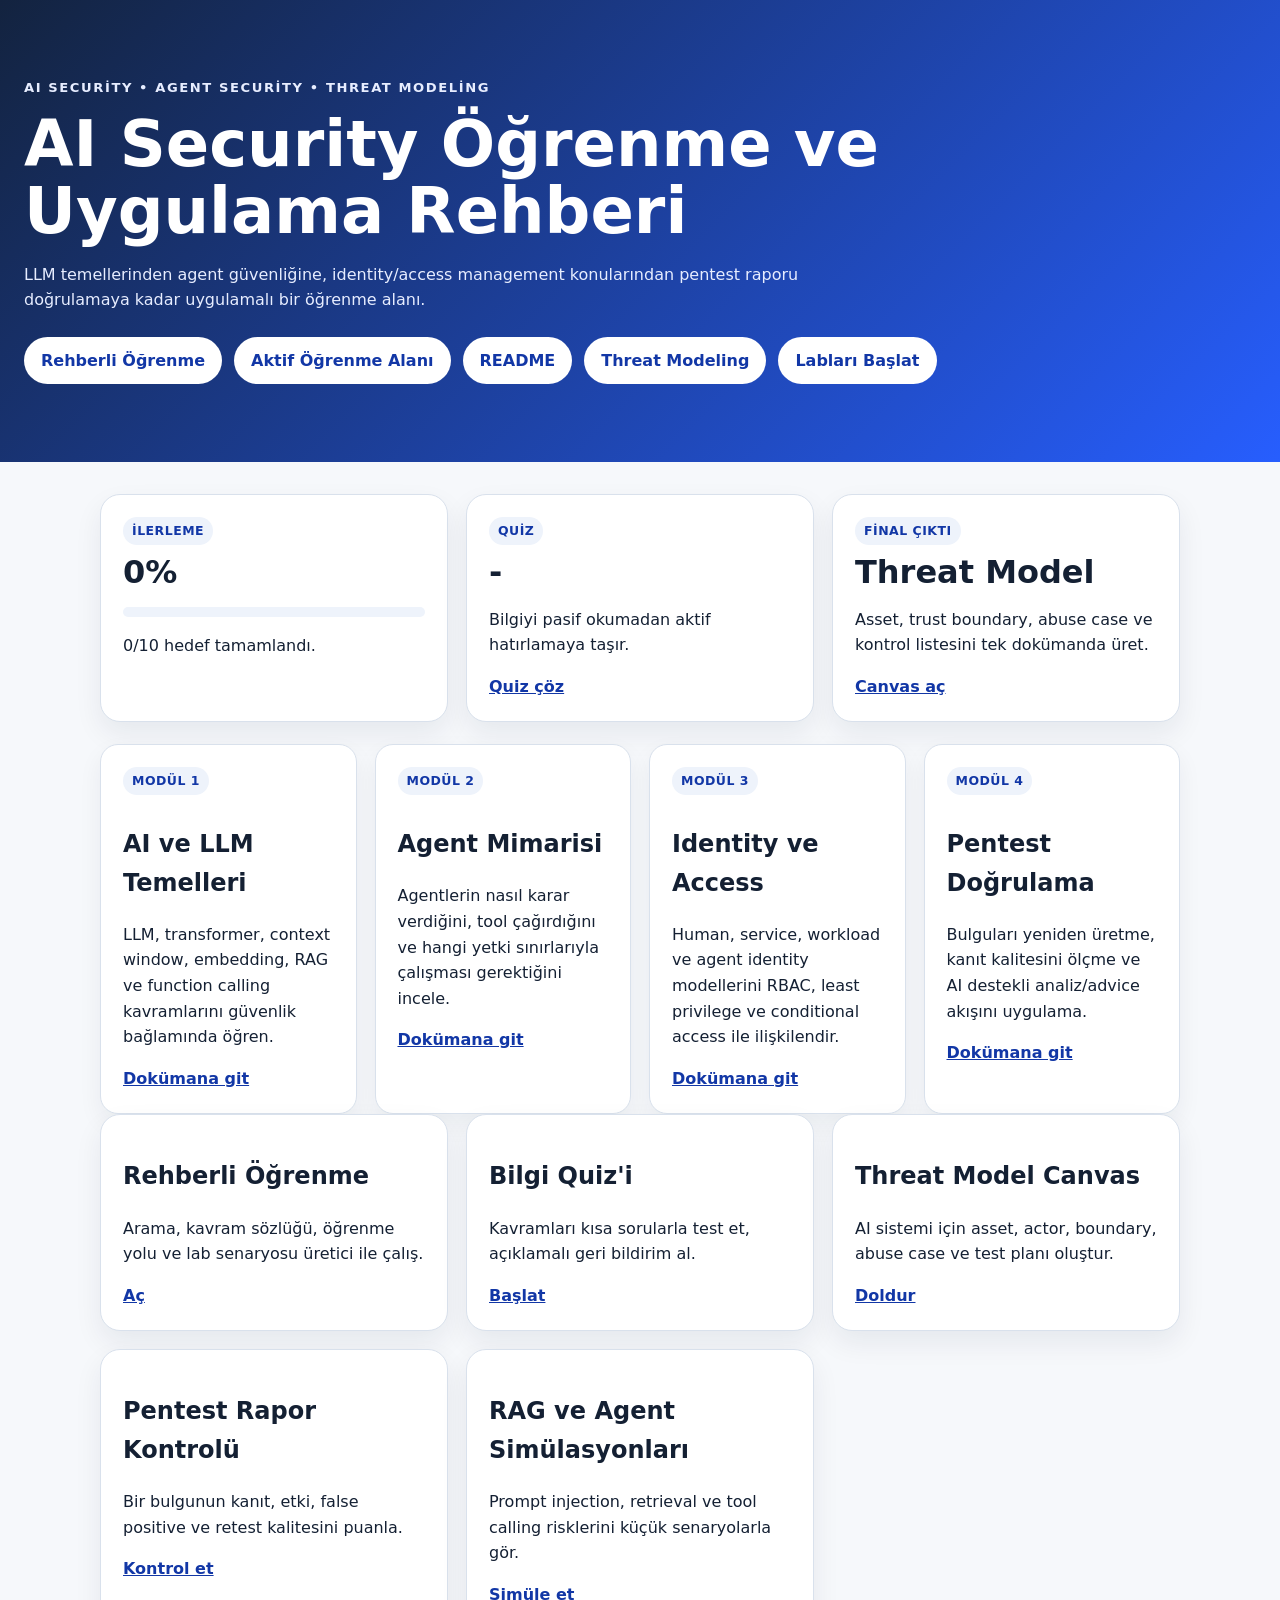
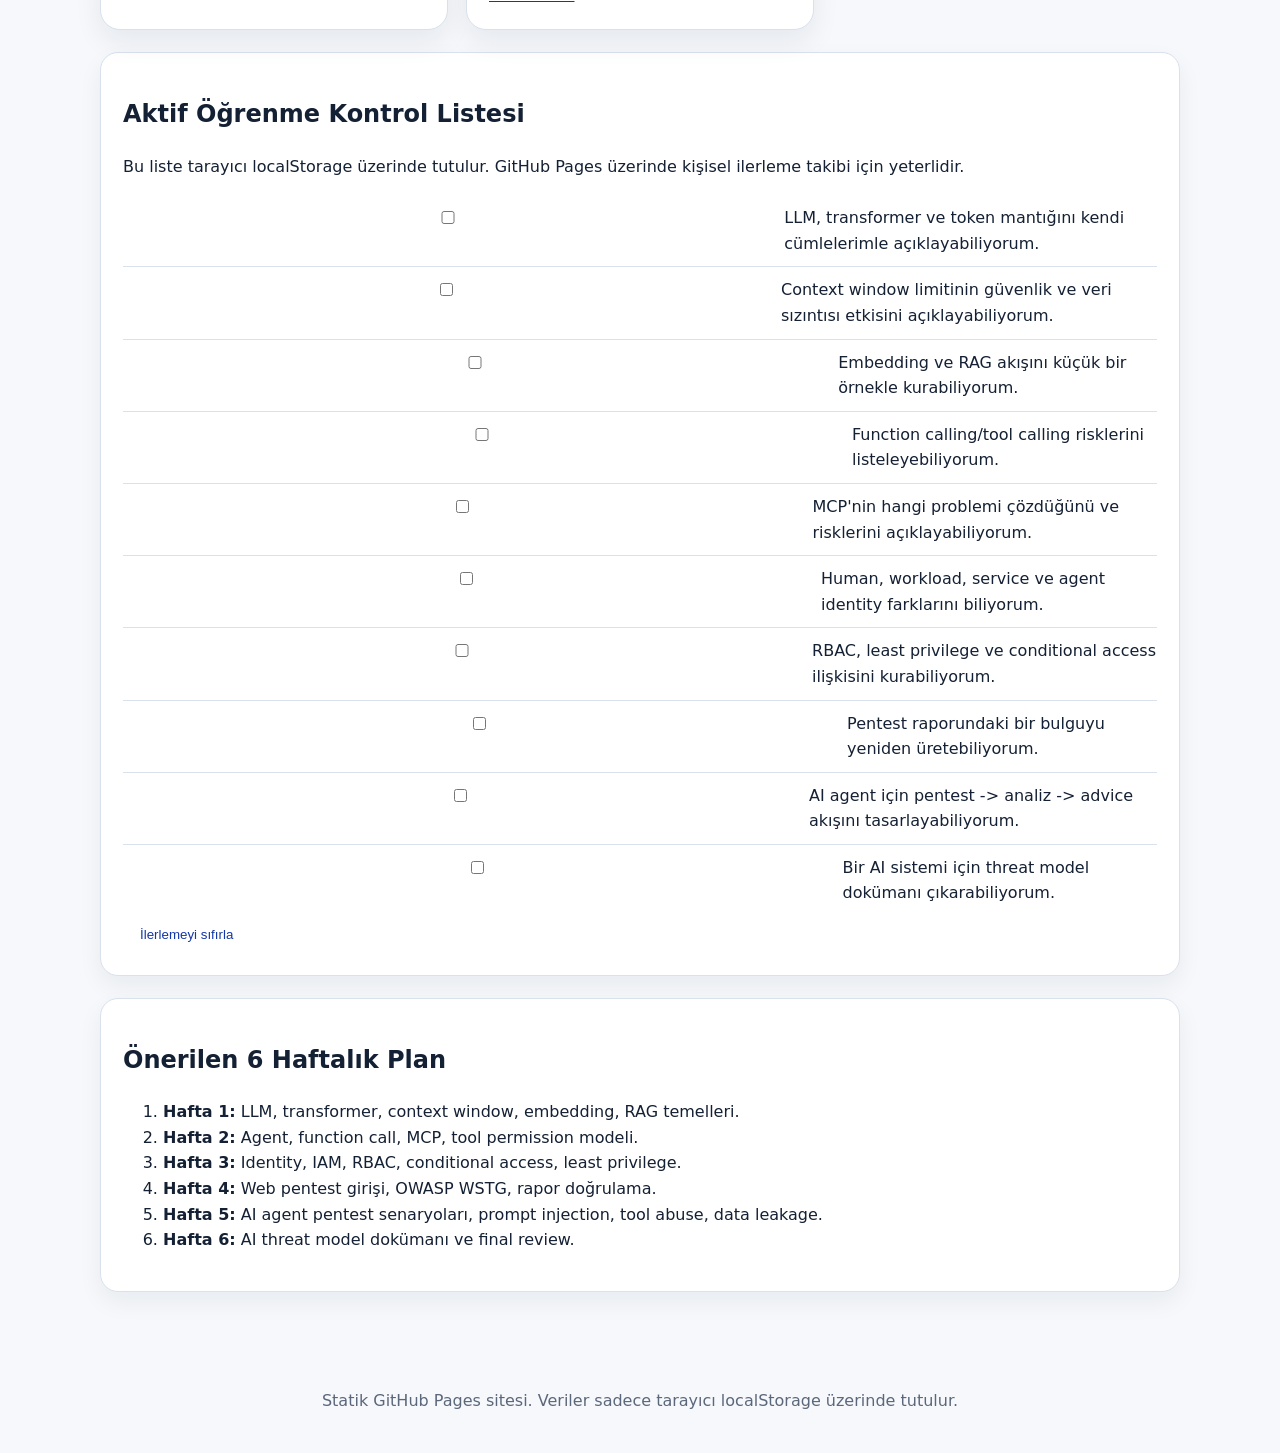
<file: index.html>
<!doctype html>
<html lang="tr">
<head>
  <meta charset="utf-8">
  <meta name="viewport" content="width=device-width, initial-scale=1">
  <title>AI Security Öğrenme Rehberi</title>
  <link rel="stylesheet" href="assets/style.css">
</head>
<body>
  <header class="hero hero-dashboard">
    <p class="eyebrow">AI Security • Agent Security • Threat Modeling</p>
    <h1>AI Security Öğrenme ve Uygulama Rehberi</h1>
    <p>LLM temellerinden agent güvenliğine, identity/access management konularından pentest raporu doğrulamaya kadar uygulamalı bir öğrenme alanı.</p>
    <div class="actions">
      <a href="learn.html">Rehberli Öğrenme</a>
      <a href="workbench.html">Aktif Öğrenme Alanı</a>
      <a href="viewer.html?page=README.md">README</a>
      <a href="viewer.html?page=docs/05-ai-threat-modeling.md">Threat Modeling</a>
      <a href="viewer.html?page=labs/lab-01-local-llm-agent.md">Labları Başlat</a>
    </div>
  </header>

  <main>
    <section class="dashboard-grid" aria-label="Öğrenme özeti">
      <article class="metric-card">
        <span class="metric-label">İlerleme</span>
        <strong id="progress-percent">0%</strong>
        <div class="progress-track"><span id="progress-bar"></span></div>
        <p id="progress-copy">Başlamak için kontrol listesinden ilk hedefi seç.</p>
      </article>
      <article class="metric-card">
        <span class="metric-label">Quiz</span>
        <strong id="quiz-score">-</strong>
        <p>Bilgiyi pasif okumadan aktif hatırlamaya taşır.</p>
        <a href="workbench.html#quiz">Quiz çöz</a>
      </article>
      <article class="metric-card">
        <span class="metric-label">Final Çıktı</span>
        <strong>Threat Model</strong>
        <p>Asset, trust boundary, abuse case ve kontrol listesini tek dokümanda üret.</p>
        <a href="workbench.html#threat-canvas">Canvas aç</a>
      </article>
    </section>

    <section class="grid learning-grid">
      <article>
        <span class="card-tag">Modül 1</span>
        <h2>AI ve LLM Temelleri</h2>
        <p>LLM, transformer, context window, embedding, RAG ve function calling kavramlarını güvenlik bağlamında öğren.</p>
        <a href="viewer.html?page=docs/01-ai-llm-temelleri.md">Dokümana git</a>
      </article>
      <article>
        <span class="card-tag">Modül 2</span>
        <h2>Agent Mimarisi</h2>
        <p>Agentlerin nasıl karar verdiğini, tool çağırdığını ve hangi yetki sınırlarıyla çalışması gerektiğini incele.</p>
        <a href="viewer.html?page=docs/02-agent-mimarisi.md">Dokümana git</a>
      </article>
      <article>
        <span class="card-tag">Modül 3</span>
        <h2>Identity ve Access</h2>
        <p>Human, service, workload ve agent identity modellerini RBAC, least privilege ve conditional access ile ilişkilendir.</p>
        <a href="viewer.html?page=docs/03-identity-access-management.md">Dokümana git</a>
      </article>
      <article>
        <span class="card-tag">Modül 4</span>
        <h2>Pentest Doğrulama</h2>
        <p>Bulguları yeniden üretme, kanıt kalitesini ölçme ve AI destekli analiz/advice akışını uygulama.</p>
        <a href="viewer.html?page=docs/04-pentest-ve-rapor-dogrulama.md">Dokümana git</a>
      </article>
    </section>

    <section class="tool-grid" aria-label="Aktif öğrenme araçları">
      <article class="tool-card">
        <h2>Rehberli Öğrenme</h2>
        <p>Arama, kavram sözlüğü, öğrenme yolu ve lab senaryosu üretici ile çalış.</p>
        <a href="learn.html">Aç</a>
      </article>
      <article class="tool-card">
        <h2>Bilgi Quiz'i</h2>
        <p>Kavramları kısa sorularla test et, açıklamalı geri bildirim al.</p>
        <a href="workbench.html#quiz">Başlat</a>
      </article>
      <article class="tool-card">
        <h2>Threat Model Canvas</h2>
        <p>AI sistemi için asset, actor, boundary, abuse case ve test planı oluştur.</p>
        <a href="workbench.html#threat-canvas">Doldur</a>
      </article>
      <article class="tool-card">
        <h2>Pentest Rapor Kontrolü</h2>
        <p>Bir bulgunun kanıt, etki, false positive ve retest kalitesini puanla.</p>
        <a href="workbench.html#pentest-checker">Kontrol et</a>
      </article>
      <article class="tool-card">
        <h2>RAG ve Agent Simülasyonları</h2>
        <p>Prompt injection, retrieval ve tool calling risklerini küçük senaryolarla gör.</p>
        <a href="workbench.html#simulators">Simüle et</a>
      </article>
    </section>

    <section class="panel">
      <h2>Aktif Öğrenme Kontrol Listesi</h2>
      <p>Bu liste tarayıcı localStorage üzerinde tutulur. GitHub Pages üzerinde kişisel ilerleme takibi için yeterlidir.</p>
      <div id="checklist"></div>
      <button id="reset">İlerlemeyi sıfırla</button>
    </section>

    <section class="timeline">
      <h2>Önerilen 6 Haftalık Plan</h2>
      <ol>
        <li><strong>Hafta 1:</strong> LLM, transformer, context window, embedding, RAG temelleri.</li>
        <li><strong>Hafta 2:</strong> Agent, function call, MCP, tool permission modeli.</li>
        <li><strong>Hafta 3:</strong> Identity, IAM, RBAC, conditional access, least privilege.</li>
        <li><strong>Hafta 4:</strong> Web pentest girişi, OWASP WSTG, rapor doğrulama.</li>
        <li><strong>Hafta 5:</strong> AI agent pentest senaryoları, prompt injection, tool abuse, data leakage.</li>
        <li><strong>Hafta 6:</strong> AI threat model dokümanı ve final review.</li>
      </ol>
    </section>
  </main>

  <footer>
    <p>Statik GitHub Pages sitesi. Veriler sadece tarayıcı localStorage üzerinde tutulur.</p>
  </footer>

  <script src="assets/app.js"></script>
</body>
</html>
</file>
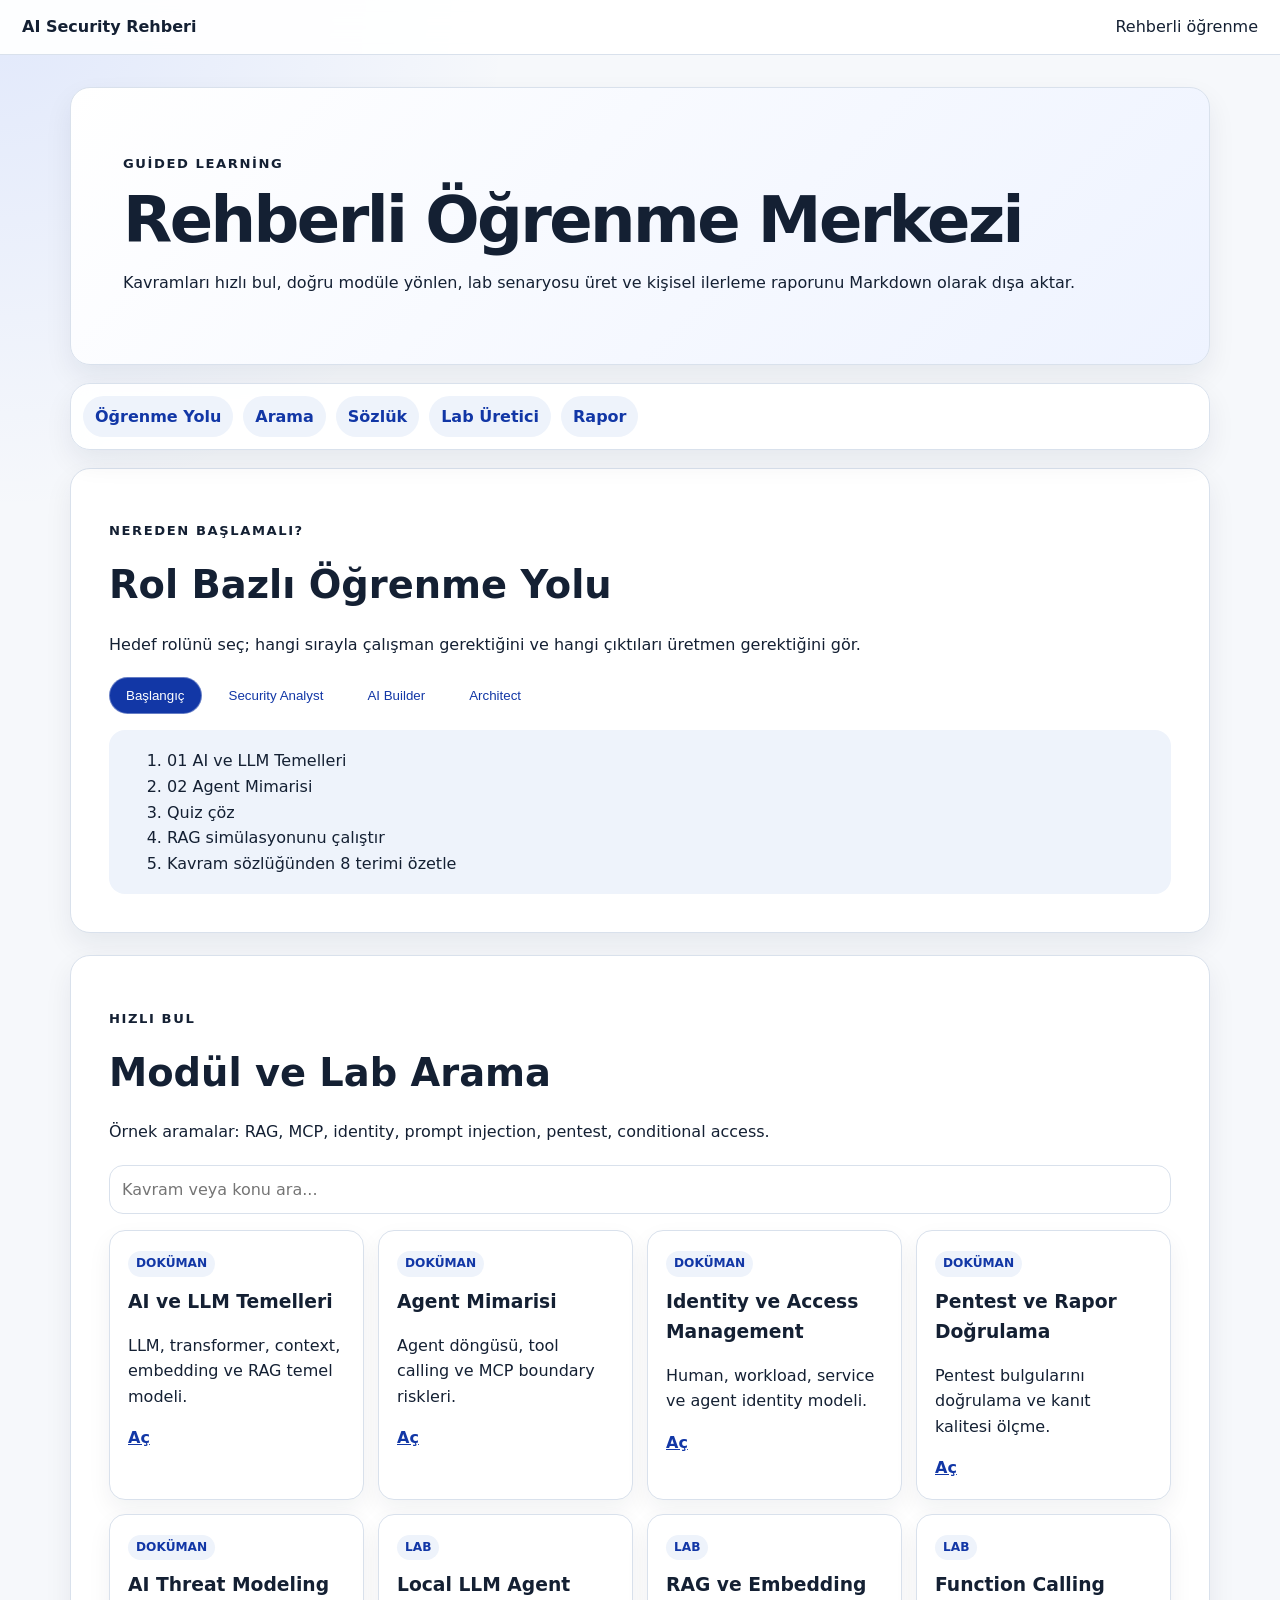
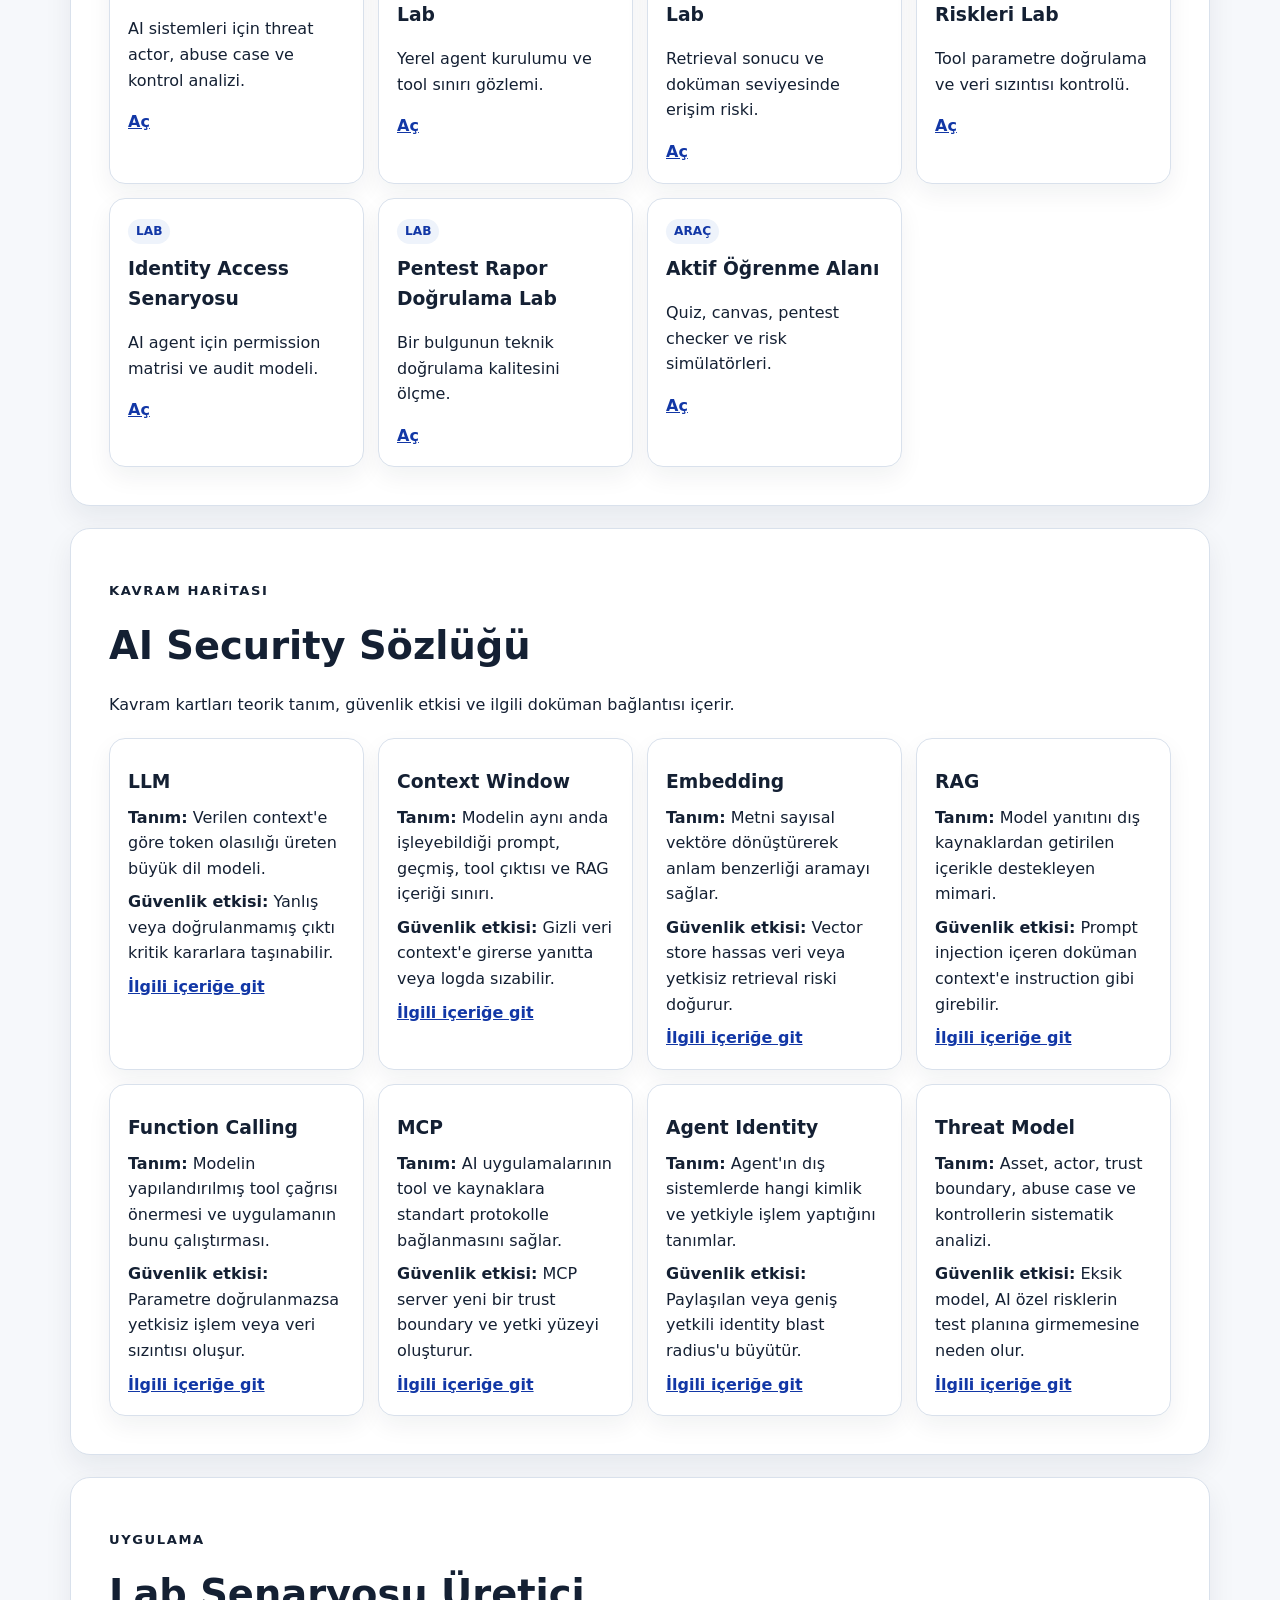
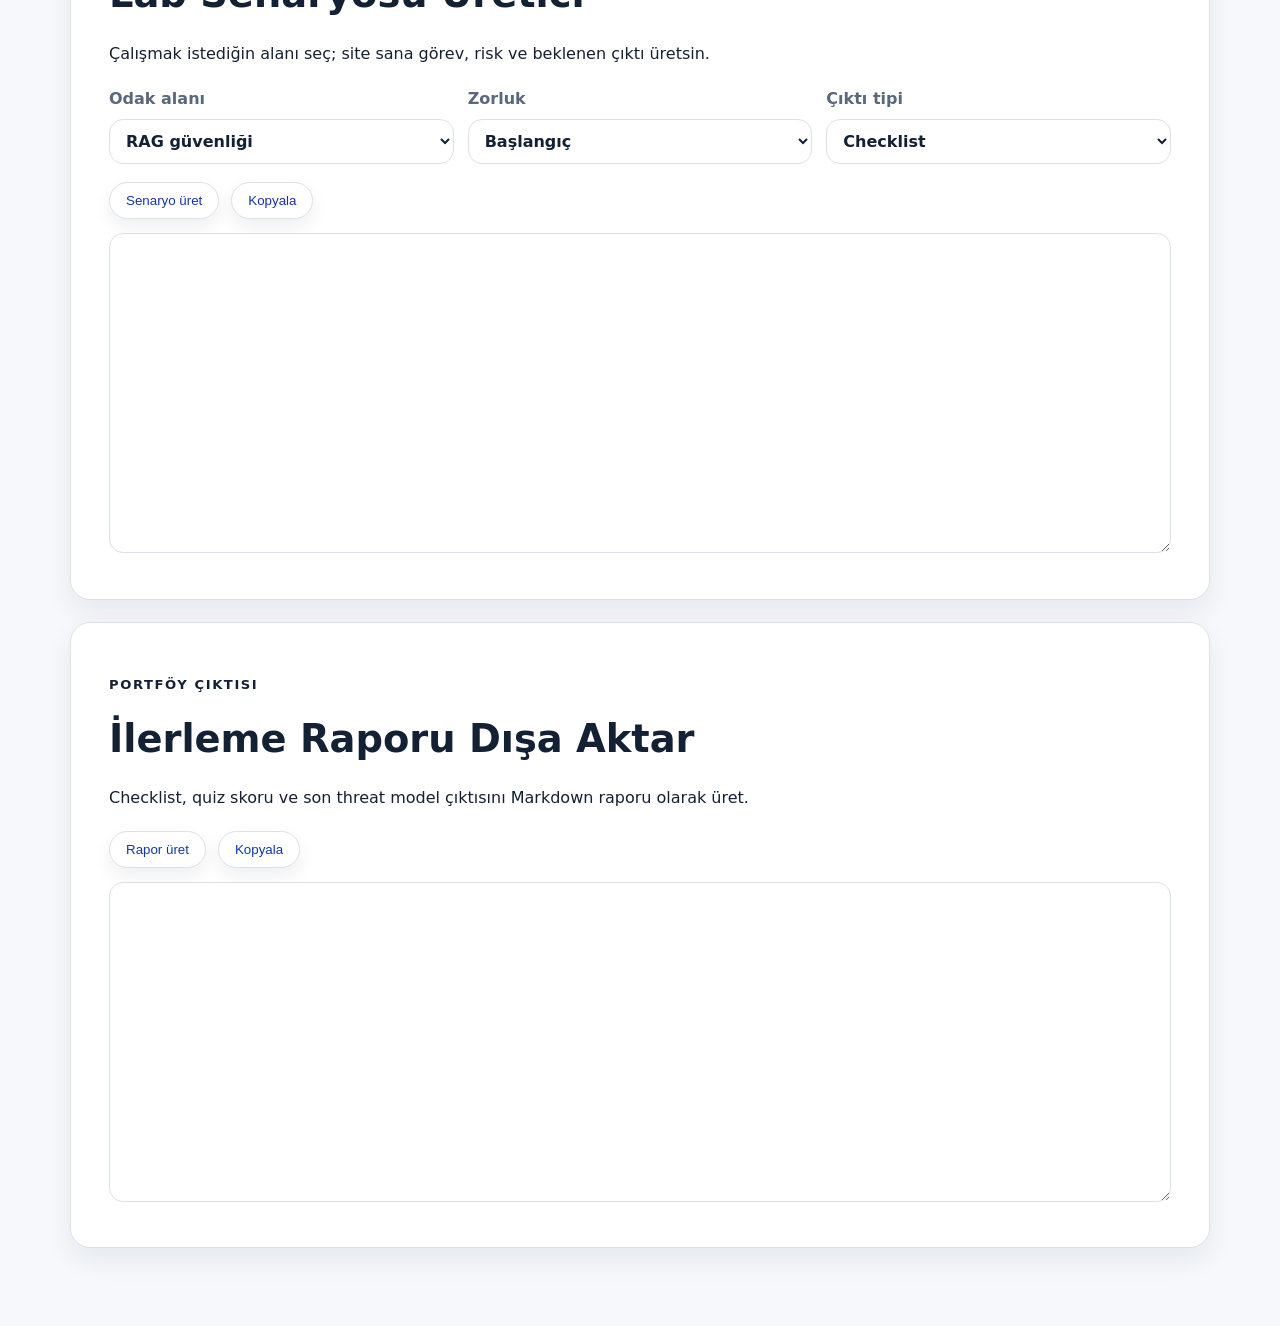
<file: learn.html>
<!doctype html>
<html lang="tr">
<head>
  <meta charset="utf-8">
  <meta name="viewport" content="width=device-width, initial-scale=1">
  <title>AI Security Rehberli Öğrenme</title>
  <link rel="stylesheet" href="assets/style.css">
</head>
<body class="workbench-page">
  <header class="reader-top">
    <a class="brand" href="index.html">AI Security Rehberi</a>
    <span>Rehberli öğrenme</span>
  </header>

  <main class="workbench-shell">
    <section class="workbench-hero">
      <p class="eyebrow">Guided Learning</p>
      <h1>Rehberli Öğrenme Merkezi</h1>
      <p>Kavramları hızlı bul, doğru modüle yönlen, lab senaryosu üret ve kişisel ilerleme raporunu Markdown olarak dışa aktar.</p>
    </section>

    <nav class="anchor-nav" aria-label="Sayfa bölümleri">
      <a href="#path">Öğrenme Yolu</a>
      <a href="#search">Arama</a>
      <a href="#glossary">Sözlük</a>
      <a href="#lab-builder">Lab Üretici</a>
      <a href="#export">Rapor</a>
    </nav>

    <section id="path" class="learning-section">
      <div class="section-heading">
        <p class="eyebrow">Nereden Başlamalı?</p>
        <h2>Rol Bazlı Öğrenme Yolu</h2>
        <p>Hedef rolünü seç; hangi sırayla çalışman gerektiğini ve hangi çıktıları üretmen gerektiğini gör.</p>
      </div>
      <div class="role-picker">
        <button data-role="starter">Başlangıç</button>
        <button data-role="security">Security Analyst</button>
        <button data-role="builder">AI Builder</button>
        <button data-role="architect">Architect</button>
      </div>
      <div id="role-plan" class="plan-box"></div>
    </section>

    <section id="search" class="learning-section">
      <div class="section-heading">
        <p class="eyebrow">Hızlı Bul</p>
        <h2>Modül ve Lab Arama</h2>
        <p>Örnek aramalar: RAG, MCP, identity, prompt injection, pentest, conditional access.</p>
      </div>
      <input id="site-search" type="search" placeholder="Kavram veya konu ara...">
      <div id="search-results" class="search-results"></div>
    </section>

    <section id="glossary" class="learning-section">
      <div class="section-heading">
        <p class="eyebrow">Kavram Haritası</p>
        <h2>AI Security Sözlüğü</h2>
        <p>Kavram kartları teorik tanım, güvenlik etkisi ve ilgili doküman bağlantısı içerir.</p>
      </div>
      <div id="glossary-grid" class="glossary-grid"></div>
    </section>

    <section id="lab-builder" class="learning-section">
      <div class="section-heading">
        <p class="eyebrow">Uygulama</p>
        <h2>Lab Senaryosu Üretici</h2>
        <p>Çalışmak istediğin alanı seç; site sana görev, risk ve beklenen çıktı üretsin.</p>
      </div>
      <form id="lab-form" class="form-grid compact">
        <label>Odak alanı
          <select name="focus">
            <option value="rag">RAG güvenliği</option>
            <option value="agent">Agent tool calling</option>
            <option value="identity">Identity ve access</option>
            <option value="pentest">Pentest doğrulama</option>
          </select>
        </label>
        <label>Zorluk
          <select name="difficulty">
            <option value="beginner">Başlangıç</option>
            <option value="intermediate">Orta</option>
            <option value="advanced">İleri</option>
          </select>
        </label>
        <label>Çıktı tipi
          <select name="output">
            <option value="checklist">Checklist</option>
            <option value="report">Kısa rapor</option>
            <option value="threat-model">Threat model</option>
          </select>
        </label>
      </form>
      <div class="result-box">
        <button id="generate-lab" type="button">Senaryo üret</button>
        <button id="copy-lab" type="button">Kopyala</button>
      </div>
      <textarea id="lab-output" class="output-area" readonly></textarea>
    </section>

    <section id="export" class="learning-section">
      <div class="section-heading">
        <p class="eyebrow">Portföy Çıktısı</p>
        <h2>İlerleme Raporu Dışa Aktar</h2>
        <p>Checklist, quiz skoru ve son threat model çıktısını Markdown raporu olarak üret.</p>
      </div>
      <div class="result-box">
        <button id="generate-progress-report" type="button">Rapor üret</button>
        <button id="copy-progress-report" type="button">Kopyala</button>
      </div>
      <textarea id="progress-output" class="output-area" readonly></textarea>
    </section>
  </main>

  <script src="assets/learn.js"></script>
</body>
</html>
</file>
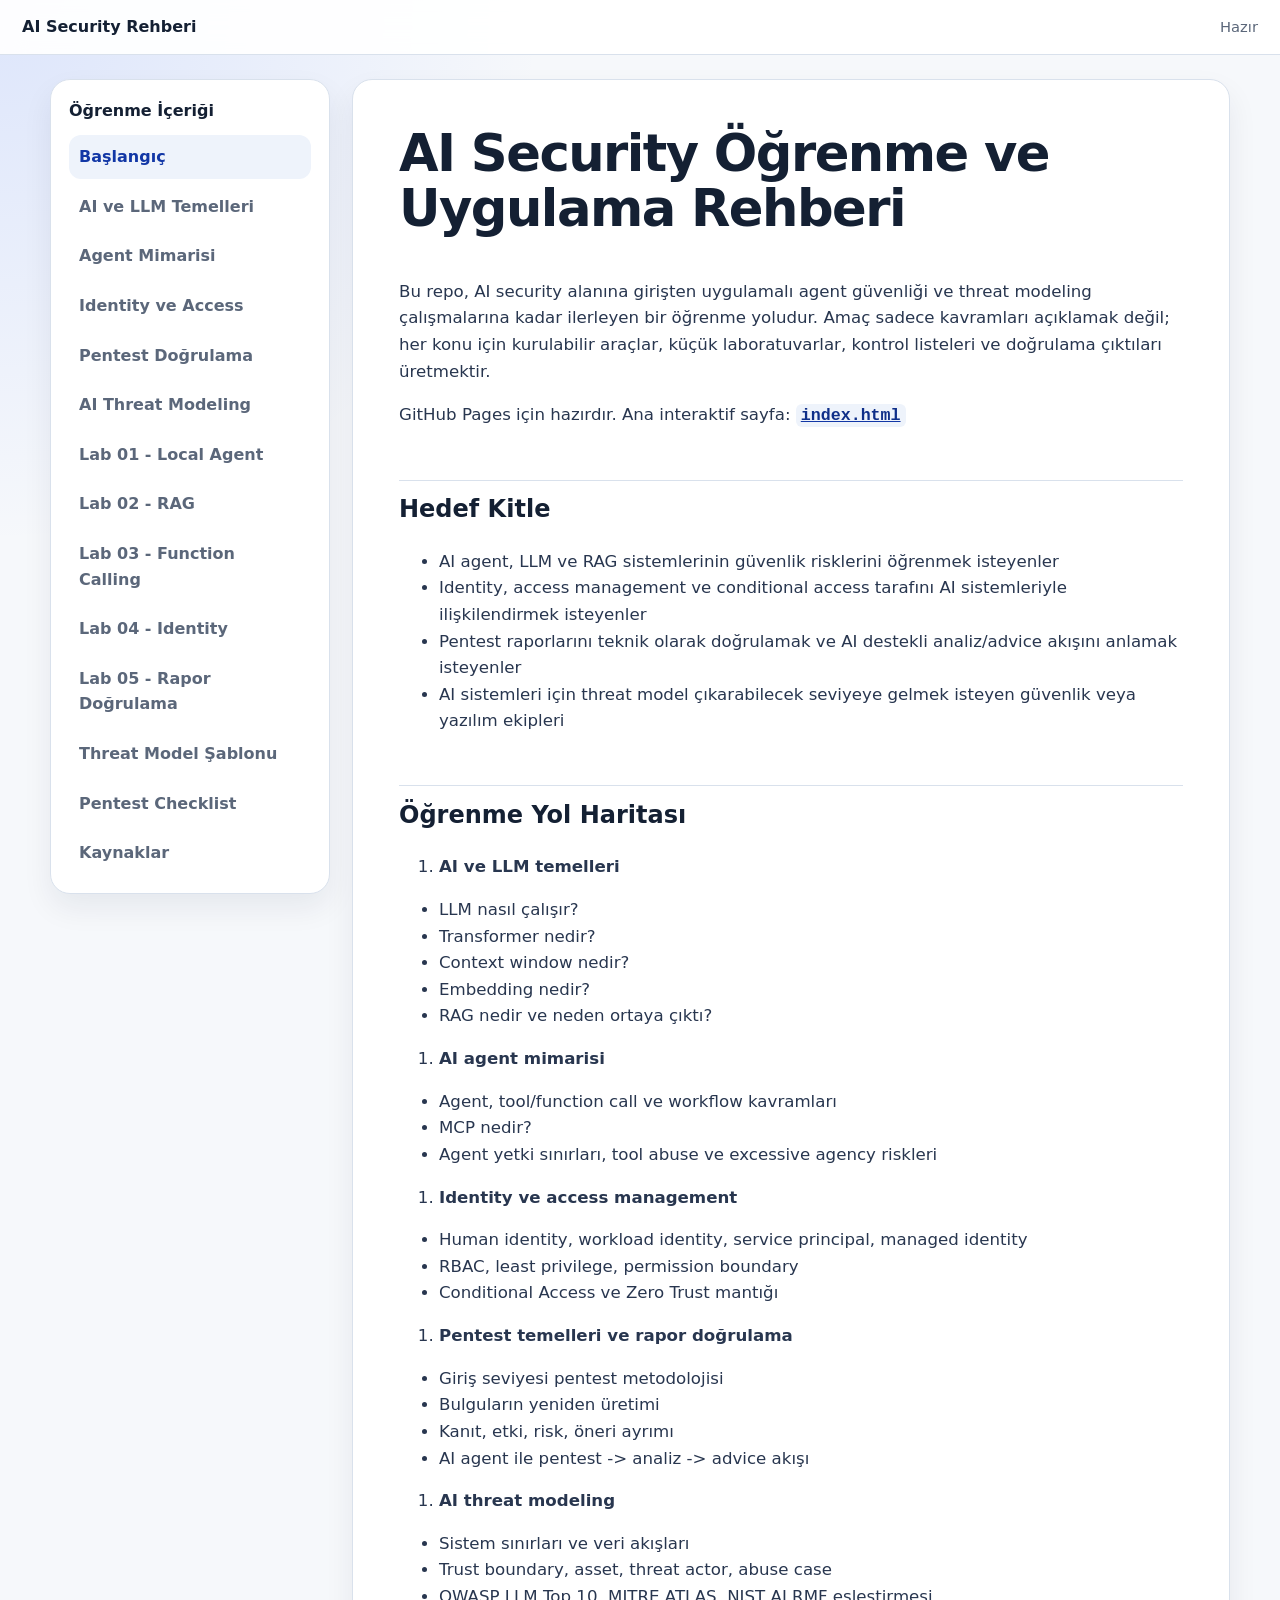
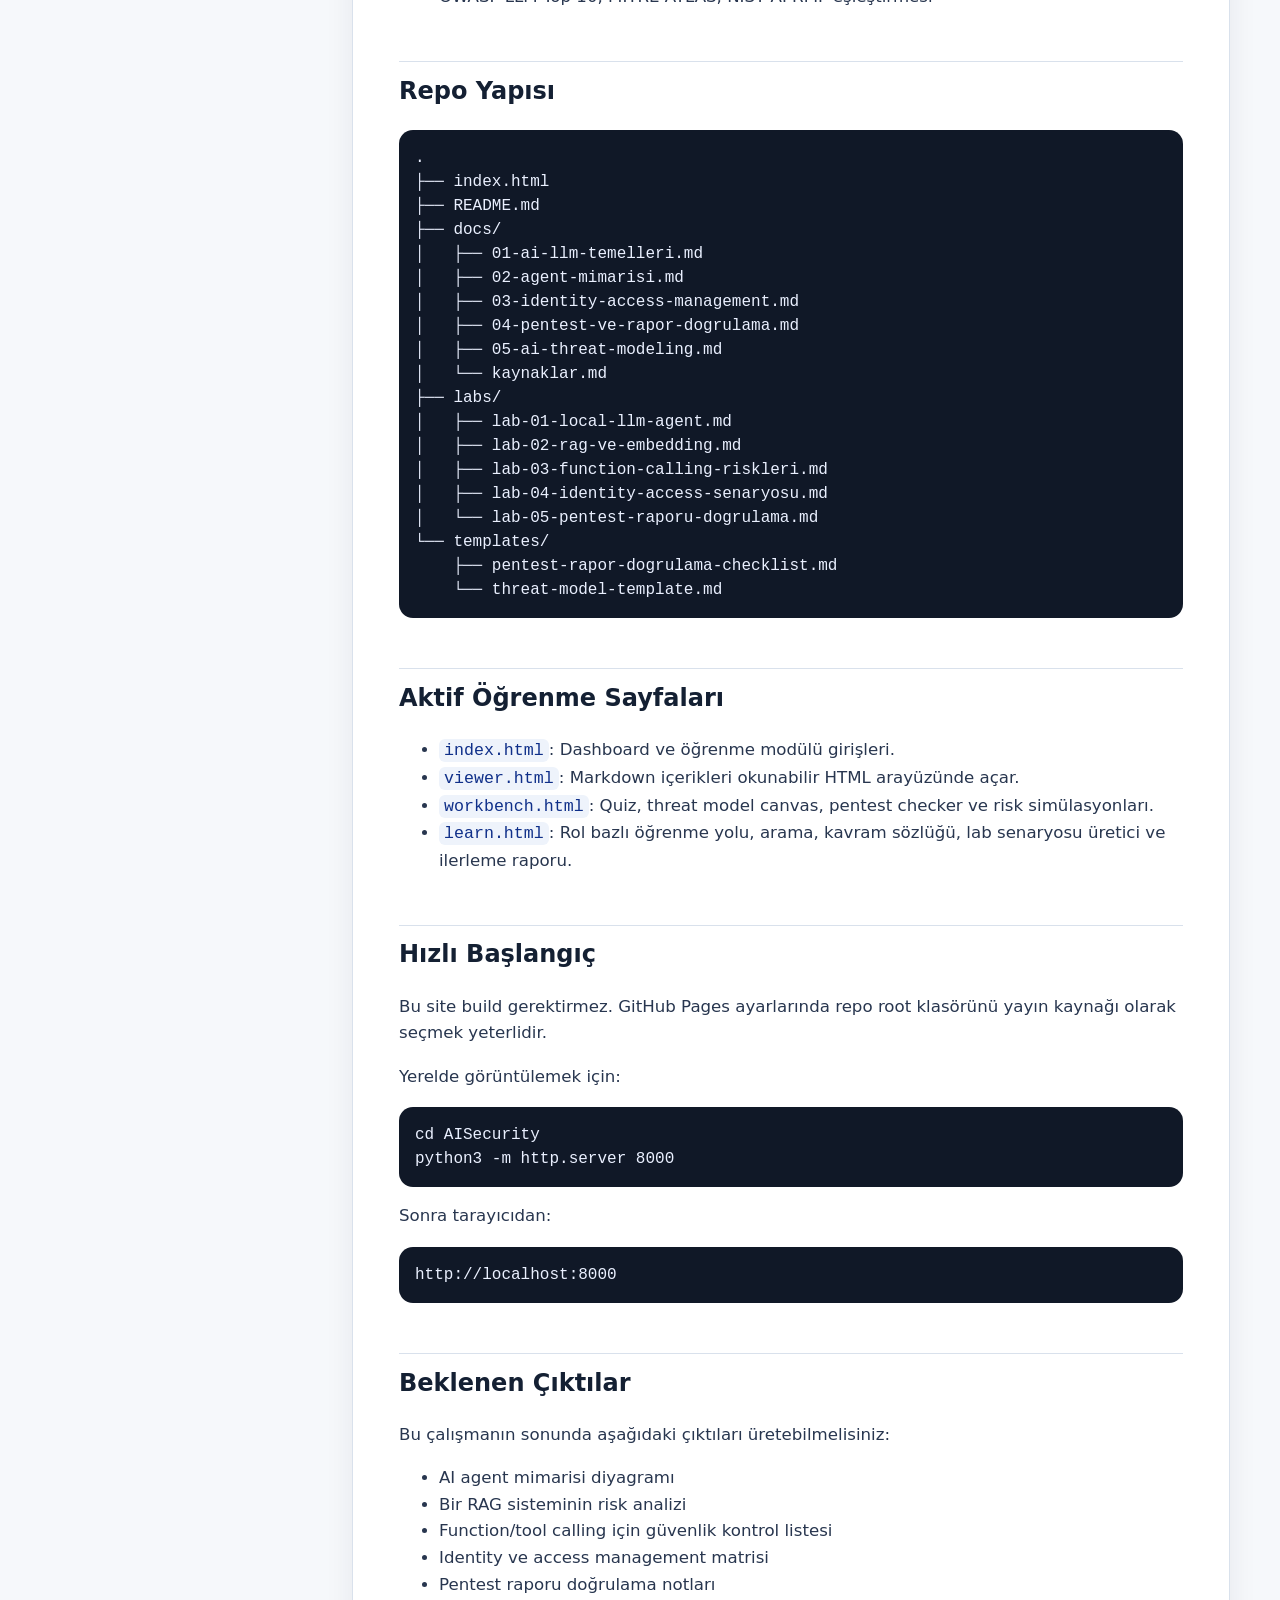
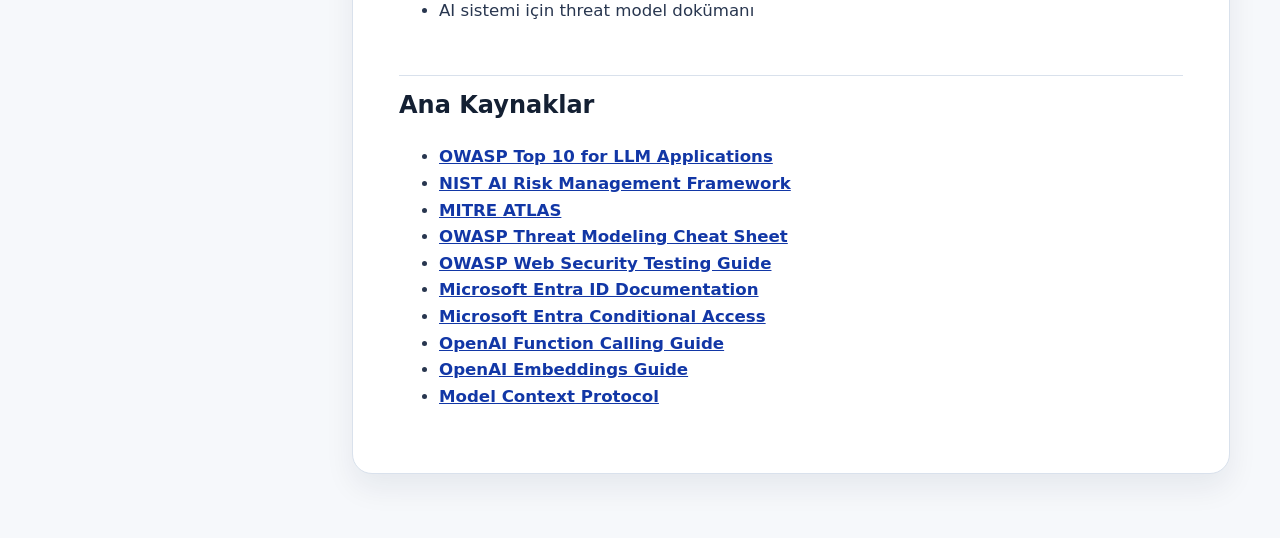
<file: viewer.html>
<!doctype html>
<html lang="tr">
<head>
  <meta charset="utf-8">
  <meta name="viewport" content="width=device-width, initial-scale=1">
  <title>AI Security Okuyucu</title>
  <link rel="stylesheet" href="assets/style.css">
</head>
<body class="reader-page">
  <header class="reader-top">
    <a class="brand" href="index.html">AI Security Rehberi</a>
    <span id="reader-status">Yükleniyor...</span>
  </header>

  <main class="reader-shell">
    <aside class="reader-nav" aria-label="İçerik menüsü">
      <h2>Öğrenme İçeriği</h2>
      <nav id="reader-menu"></nav>
    </aside>

    <article class="reader-card">
      <div id="reader-content"></div>
    </article>
  </main>

  <script src="assets/reader.js"></script>
</body>
</html>
</file>
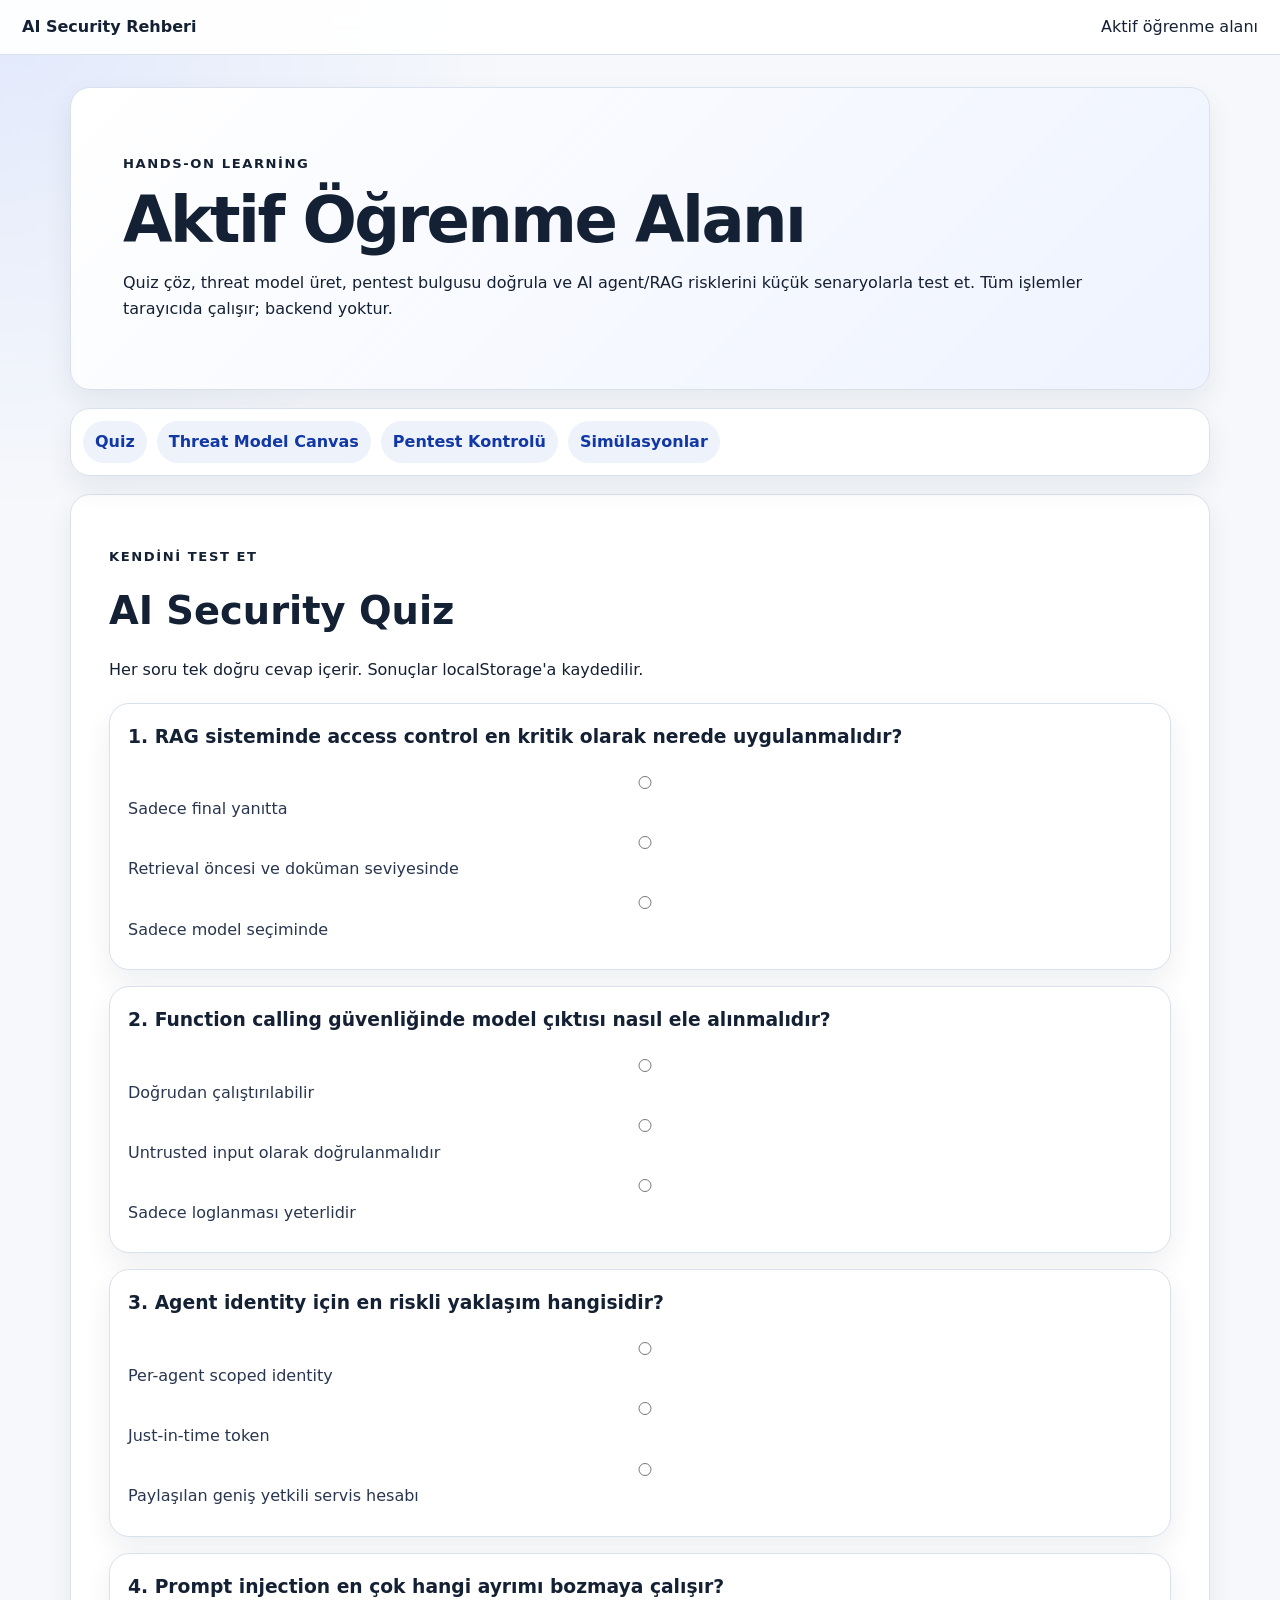
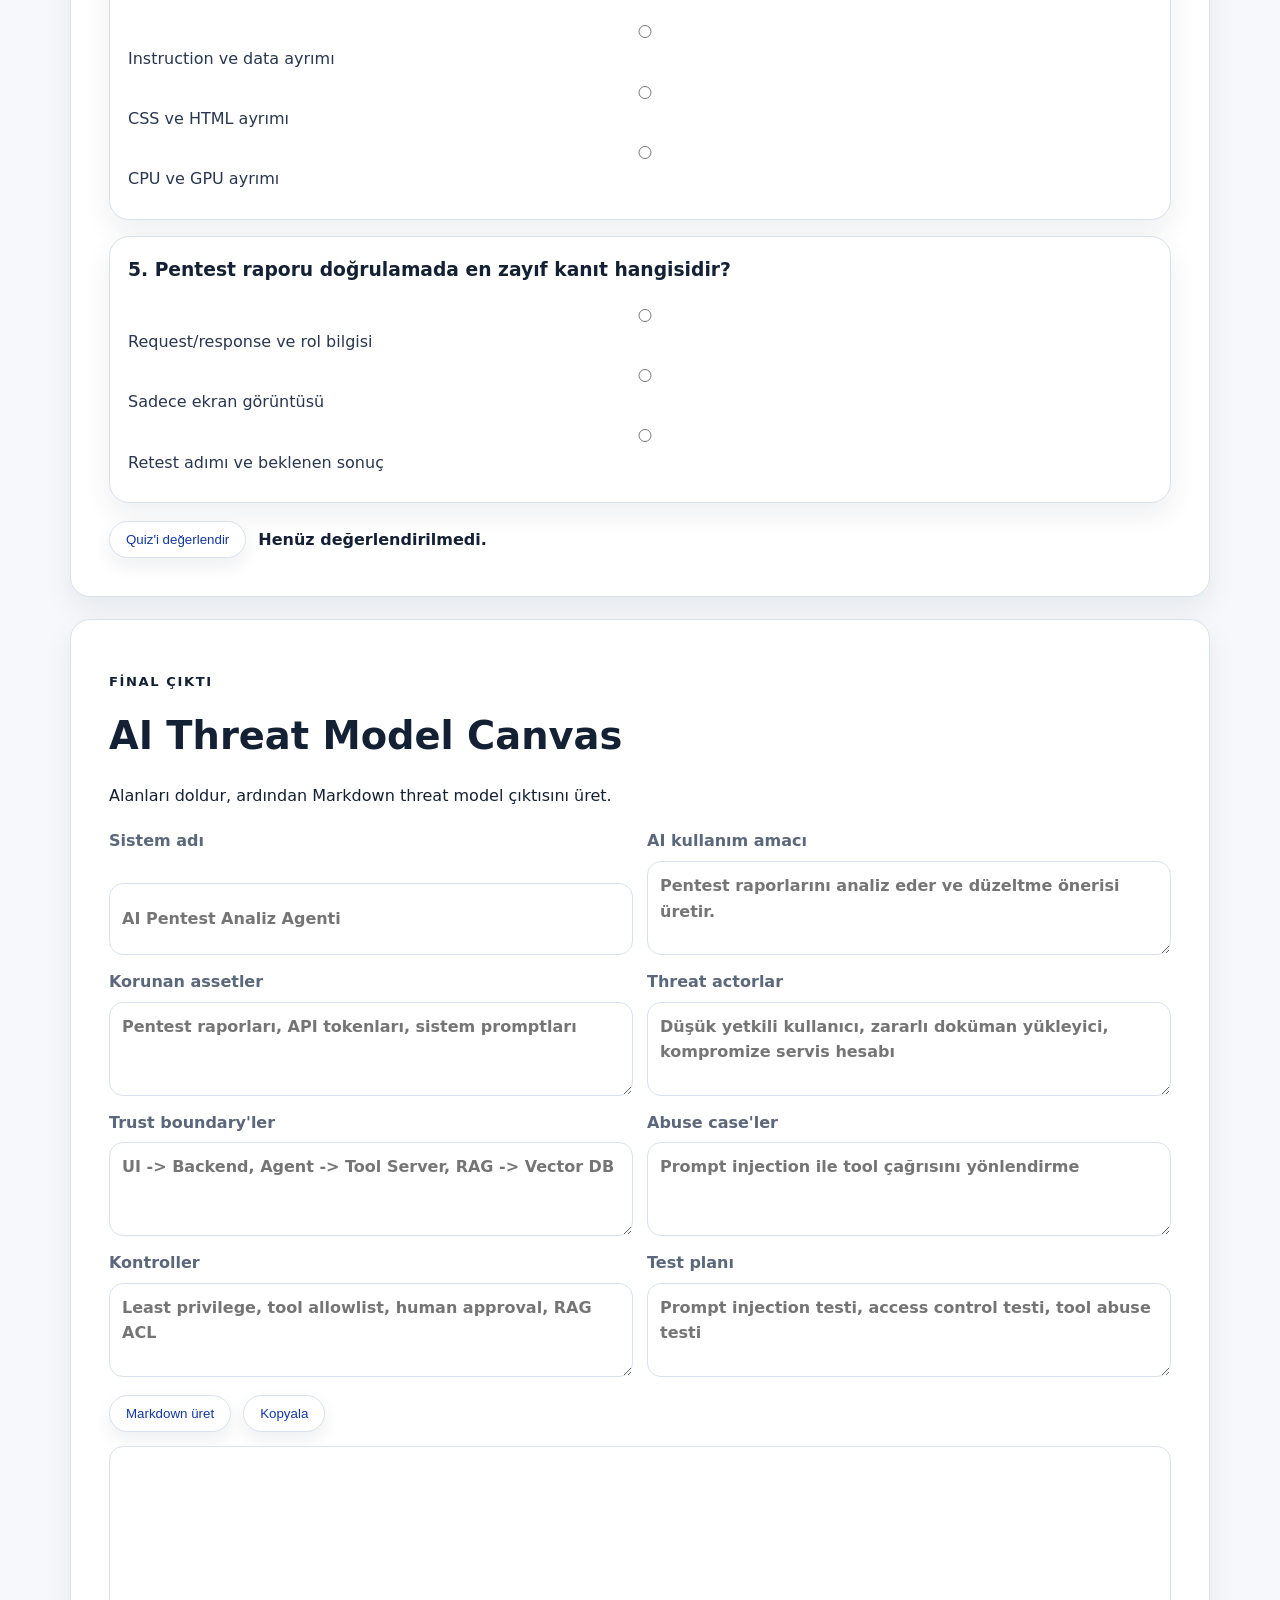
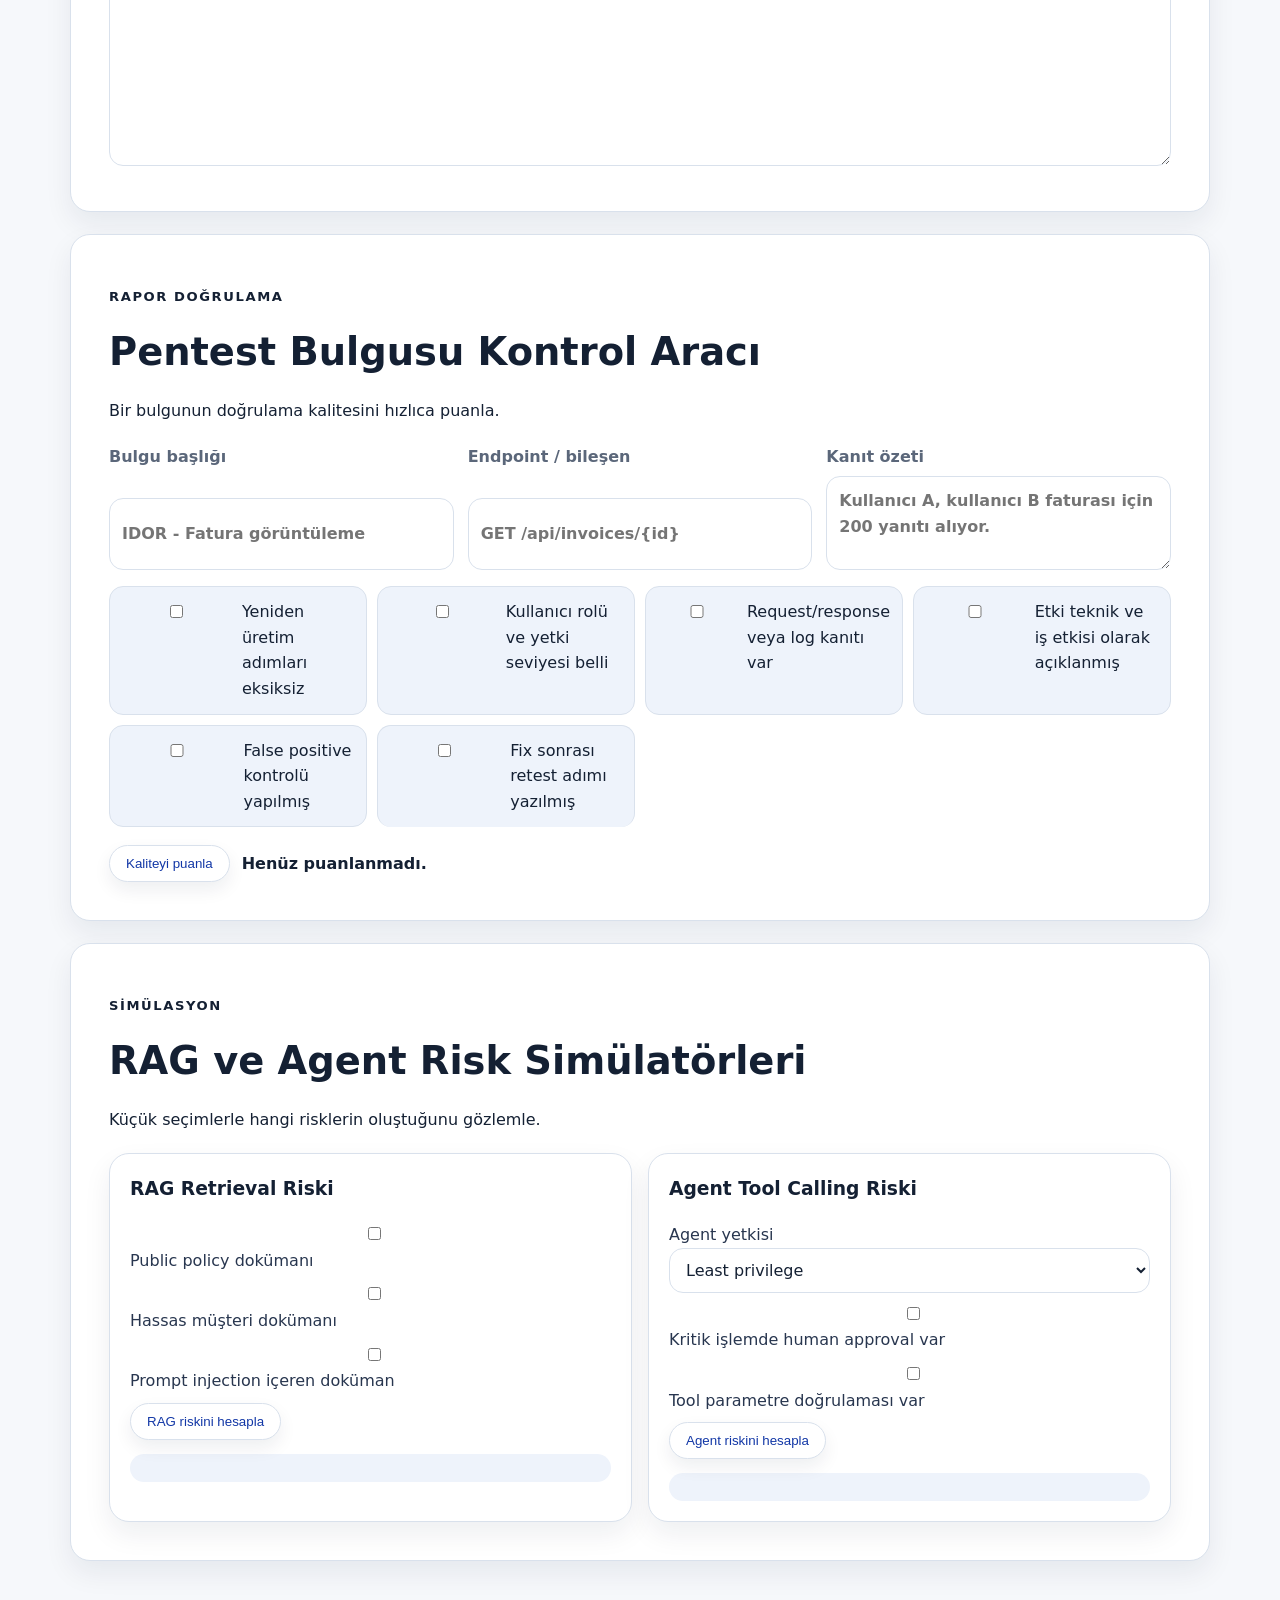
<file: workbench.html>
<!doctype html>
<html lang="tr">
<head>
  <meta charset="utf-8">
  <meta name="viewport" content="width=device-width, initial-scale=1">
  <title>AI Security Aktif Öğrenme Alanı</title>
  <link rel="stylesheet" href="assets/style.css">
</head>
<body class="workbench-page">
  <header class="reader-top">
    <a class="brand" href="index.html">AI Security Rehberi</a>
    <span>Aktif öğrenme alanı</span>
  </header>

  <main class="workbench-shell">
    <section class="workbench-hero">
      <p class="eyebrow">Hands-on Learning</p>
      <h1>Aktif Öğrenme Alanı</h1>
      <p>Quiz çöz, threat model üret, pentest bulgusu doğrula ve AI agent/RAG risklerini küçük senaryolarla test et. Tüm işlemler tarayıcıda çalışır; backend yoktur.</p>
    </section>

    <nav class="anchor-nav" aria-label="Sayfa bölümleri">
      <a href="#quiz">Quiz</a>
      <a href="#threat-canvas">Threat Model Canvas</a>
      <a href="#pentest-checker">Pentest Kontrolü</a>
      <a href="#simulators">Simülasyonlar</a>
    </nav>

    <section id="quiz" class="learning-section">
      <div class="section-heading">
        <p class="eyebrow">Kendini Test Et</p>
        <h2>AI Security Quiz</h2>
        <p>Her soru tek doğru cevap içerir. Sonuçlar localStorage'a kaydedilir.</p>
      </div>
      <div id="quiz-list" class="quiz-list"></div>
      <div class="result-box">
        <button id="grade-quiz">Quiz'i değerlendir</button>
        <strong id="quiz-result">Henüz değerlendirilmedi.</strong>
      </div>
    </section>

    <section id="threat-canvas" class="learning-section">
      <div class="section-heading">
        <p class="eyebrow">Final Çıktı</p>
        <h2>AI Threat Model Canvas</h2>
        <p>Alanları doldur, ardından Markdown threat model çıktısını üret.</p>
      </div>
      <form id="threat-form" class="form-grid">
        <label>Sistem adı <input name="system" placeholder="AI Pentest Analiz Agenti"></label>
        <label>AI kullanım amacı <textarea name="purpose" placeholder="Pentest raporlarını analiz eder ve düzeltme önerisi üretir."></textarea></label>
        <label>Korunan assetler <textarea name="assets" placeholder="Pentest raporları, API tokenları, sistem promptları"></textarea></label>
        <label>Threat actorlar <textarea name="actors" placeholder="Düşük yetkili kullanıcı, zararlı doküman yükleyici, kompromize servis hesabı"></textarea></label>
        <label>Trust boundary'ler <textarea name="boundaries" placeholder="UI -> Backend, Agent -> Tool Server, RAG -> Vector DB"></textarea></label>
        <label>Abuse case'ler <textarea name="abuse" placeholder="Prompt injection ile tool çağrısını yönlendirme"></textarea></label>
        <label>Kontroller <textarea name="controls" placeholder="Least privilege, tool allowlist, human approval, RAG ACL"></textarea></label>
        <label>Test planı <textarea name="tests" placeholder="Prompt injection testi, access control testi, tool abuse testi"></textarea></label>
      </form>
      <div class="result-box">
        <button id="generate-threat-model">Markdown üret</button>
        <button id="copy-threat-model" type="button">Kopyala</button>
      </div>
      <textarea id="threat-output" class="output-area" readonly></textarea>
    </section>

    <section id="pentest-checker" class="learning-section">
      <div class="section-heading">
        <p class="eyebrow">Rapor Doğrulama</p>
        <h2>Pentest Bulgusu Kontrol Aracı</h2>
        <p>Bir bulgunun doğrulama kalitesini hızlıca puanla.</p>
      </div>
      <form id="pentest-form" class="form-grid compact">
        <label>Bulgu başlığı <input name="title" placeholder="IDOR - Fatura görüntüleme"></label>
        <label>Endpoint / bileşen <input name="target" placeholder="GET /api/invoices/{id}"></label>
        <label>Kanıt özeti <textarea name="evidence" placeholder="Kullanıcı A, kullanıcı B faturası için 200 yanıtı alıyor."></textarea></label>
      </form>
      <div id="pentest-checks" class="check-grid"></div>
      <div class="result-box">
        <button id="score-pentest">Kaliteyi puanla</button>
        <strong id="pentest-score">Henüz puanlanmadı.</strong>
      </div>
    </section>

    <section id="simulators" class="learning-section">
      <div class="section-heading">
        <p class="eyebrow">Simülasyon</p>
        <h2>RAG ve Agent Risk Simülatörleri</h2>
        <p>Küçük seçimlerle hangi risklerin oluştuğunu gözlemle.</p>
      </div>
      <div class="sim-grid">
        <article class="sim-card">
          <h3>RAG Retrieval Riski</h3>
          <label><input type="checkbox" class="rag-doc" value="public"> Public policy dokümanı</label>
          <label><input type="checkbox" class="rag-doc" value="secret"> Hassas müşteri dokümanı</label>
          <label><input type="checkbox" class="rag-doc" value="malicious"> Prompt injection içeren doküman</label>
          <button id="run-rag-sim">RAG riskini hesapla</button>
          <div id="rag-result" class="sim-result"></div>
        </article>
        <article class="sim-card">
          <h3>Agent Tool Calling Riski</h3>
          <label>Agent yetkisi
            <select id="agent-permission">
              <option value="least">Least privilege</option>
              <option value="write">Issue yazma yetkisi</option>
              <option value="admin">Admin/API geniş yetki</option>
            </select>
          </label>
          <label><input type="checkbox" id="human-approval"> Kritik işlemde human approval var</label>
          <label><input type="checkbox" id="tool-validation"> Tool parametre doğrulaması var</label>
          <button id="run-agent-sim">Agent riskini hesapla</button>
          <div id="agent-result" class="sim-result"></div>
        </article>
      </div>
    </section>
  </main>

  <script src="assets/workbench.js"></script>
</body>
</html>
</file>
<file: assets/style.css>
:root {
  color-scheme: light;
  --bg: #f6f8fb;
  --bg-soft: #eef3fb;
  --card: #ffffff;
  --text: #142033;
  --muted: #5b677a;
  --border: #d9e1ec;
  --brand: #275efe;
  --brand-dark: #1237a6;
  --ok: #16794c;
}

* {
  box-sizing: border-box;
}

html {
  scroll-behavior: smooth;
}

body {
  margin: 0;
  font-family: Inter, ui-sans-serif, system-ui, -apple-system, BlinkMacSystemFont, "Segoe UI", sans-serif;
  line-height: 1.6;
  background: var(--bg);
  color: var(--text);
}

a {
  color: var(--brand-dark);
  font-weight: 700;
}

.hero {
  padding: 64px 24px;
  background: linear-gradient(135deg, #13233f, #275efe);
  color: #fff;
  overflow: hidden;
}

.hero h1 {
  max-width: 920px;
  margin: 0;
  font-size: clamp(2rem, 5vw, 4rem);
  line-height: 1.05;
}

.hero p {
  max-width: 820px;
  color: #e7edff;
}

.eyebrow {
  text-transform: uppercase;
  letter-spacing: .12em;
  font-size: .82rem;
  font-weight: 800;
}

.actions {
  display: flex;
  flex-wrap: wrap;
  gap: 12px;
  margin-top: 24px;
}

.actions a,
button {
  display: inline-block;
  border: 1px solid rgba(255,255,255,.35);
  border-radius: 999px;
  padding: 10px 16px;
  background: #fff;
  color: var(--brand-dark);
  text-decoration: none;
  cursor: pointer;
}

main {
  max-width: 1120px;
  margin: 0 auto;
  padding: 32px 20px 56px;
}

.grid {
  display: grid;
  grid-template-columns: repeat(auto-fit, minmax(240px, 1fr));
  gap: 18px;
}

article,
.panel,
.timeline {
  background: var(--card);
  border: 1px solid var(--border);
  border-radius: 18px;
  padding: 22px;
  box-shadow: 0 10px 24px rgba(20, 32, 51, .06);
}

.panel,
.timeline {
  margin-top: 22px;
}

.check {
  display: flex;
  gap: 12px;
  align-items: flex-start;
  padding: 10px 0;
  border-bottom: 1px solid var(--border);
}

.check:last-child {
  border-bottom: none;
}

.check input {
  margin-top: 6px;
}

.done span {
  color: var(--ok);
  text-decoration: line-through;
}

footer {
  padding: 24px;
  text-align: center;
  color: var(--muted);
}


.reader-page {
  background:
    radial-gradient(circle at top left, rgba(39, 94, 254, .12), transparent 34rem),
    var(--bg);
}

.reader-top {
  position: sticky;
  top: 0;
  z-index: 10;
  display: flex;
  justify-content: space-between;
  align-items: center;
  gap: 16px;
  padding: 14px 22px;
  background: rgba(255, 255, 255, .92);
  border-bottom: 1px solid var(--border);
  backdrop-filter: blur(12px);
}

.brand {
  text-decoration: none;
  color: var(--text);
  font-weight: 900;
}

#reader-status {
  color: var(--muted);
  font-size: .92rem;
}

.reader-shell {
  display: grid;
  grid-template-columns: 280px minmax(0, 1fr);
  gap: 22px;
  max-width: 1220px;
  padding: 24px 20px 64px;
}

.reader-nav,
.reader-card {
  background: var(--card);
  border: 1px solid var(--border);
  border-radius: 20px;
  box-shadow: 0 14px 30px rgba(20, 32, 51, .07);
}

.reader-nav {
  position: sticky;
  top: 72px;
  align-self: start;
  padding: 18px;
}

.reader-nav h2 {
  margin: 0 0 12px;
  font-size: 1rem;
}

.reader-nav nav {
  display: grid;
  gap: 6px;
}

.reader-nav a {
  display: block;
  padding: 9px 10px;
  border-radius: 12px;
  color: var(--muted);
  text-decoration: none;
  font-weight: 700;
}

.reader-nav a:hover,
.reader-nav a.active {
  background: var(--bg-soft);
  color: var(--brand-dark);
}

.reader-card {
  padding: clamp(22px, 4vw, 46px);
  min-width: 0;
}

#reader-content {
  max-width: 860px;
}

#reader-content h1 {
  margin-top: 0;
  font-size: clamp(2rem, 4vw, 3.2rem);
  line-height: 1.08;
  letter-spacing: -.03em;
}

#reader-content h2 {
  margin-top: 2.1em;
  padding-top: .4em;
  border-top: 1px solid var(--border);
}

#reader-content h3 {
  margin-top: 1.6em;
}

#reader-content p,
#reader-content li {
  color: #28364f;
  font-size: 1.04rem;
}

#reader-content pre {
  overflow-x: auto;
  padding: 16px;
  background: #101827;
  color: #eaf0ff;
  border-radius: 14px;
  line-height: 1.5;
}

#reader-content code {
  font-family: "SFMono-Regular", Consolas, "Liberation Mono", monospace;
}

#reader-content p code,
#reader-content li code,
#reader-content td code {
  background: var(--bg-soft);
  color: #0f2f89;
  border-radius: 6px;
  padding: 2px 5px;
}

#reader-content table {
  display: block;
  width: 100%;
  overflow-x: auto;
  border-collapse: collapse;
  margin: 18px 0;
}

#reader-content th,
#reader-content td {
  border: 1px solid var(--border);
  padding: 10px 12px;
  text-align: left;
  vertical-align: top;
}

#reader-content th {
  background: var(--bg-soft);
}

@media (max-width: 860px) {
  .reader-shell {
    grid-template-columns: 1fr;
  }

  .reader-nav {
    position: static;
  }
}


.hero-dashboard {
  padding-bottom: 78px;
}

.dashboard-grid,
.tool-grid {
  display: grid;
  grid-template-columns: repeat(auto-fit, minmax(260px, 1fr));
  gap: 18px;
  margin-bottom: 22px;
}

.metric-card,
.tool-card,
.learning-section,
.workbench-hero,
.anchor-nav,
.quiz-card,
.sim-card {
  background: var(--card);
  border: 1px solid var(--border);
  border-radius: 20px;
  box-shadow: 0 12px 28px rgba(20, 32, 51, .07);
}

.metric-card,
.tool-card {
  padding: 22px;
}

.metric-label,
.card-tag {
  display: inline-flex;
  margin-bottom: 10px;
  padding: 4px 9px;
  border-radius: 999px;
  background: var(--bg-soft);
  color: var(--brand-dark);
  font-size: .78rem;
  font-weight: 900;
  letter-spacing: .04em;
  text-transform: uppercase;
}

.metric-card strong {
  display: block;
  font-size: 2rem;
  line-height: 1.1;
}

.progress-track {
  height: 10px;
  margin: 16px 0 10px;
  overflow: hidden;
  border-radius: 999px;
  background: var(--bg-soft);
}

.progress-track span {
  display: block;
  width: 0;
  height: 100%;
  border-radius: inherit;
  background: linear-gradient(90deg, var(--brand), #14b8a6);
  transition: width .25s ease;
}

.learning-grid article,
.tool-card {
  transition: transform .18s ease, box-shadow .18s ease;
}

.learning-grid article:hover,
.tool-card:hover {
  transform: translateY(-2px);
  box-shadow: 0 18px 34px rgba(20, 32, 51, .1);
}

.workbench-page {
  background:
    radial-gradient(circle at top left, rgba(39, 94, 254, .10), transparent 32rem),
    var(--bg);
}

.workbench-shell {
  max-width: 1180px;
}

.workbench-hero {
  padding: clamp(26px, 5vw, 52px);
  margin-bottom: 18px;
  background: linear-gradient(135deg, #ffffff, #eef3ff);
}

.workbench-hero h1 {
  margin: 0;
  font-size: clamp(2.1rem, 5vw, 4rem);
  line-height: 1.05;
  letter-spacing: -.04em;
}

.anchor-nav {
  position: sticky;
  top: 58px;
  z-index: 5;
  display: flex;
  gap: 10px;
  flex-wrap: wrap;
  padding: 12px;
  margin-bottom: 18px;
  background: rgba(255, 255, 255, .92);
  backdrop-filter: blur(12px);
}

.anchor-nav a {
  padding: 8px 12px;
  border-radius: 999px;
  text-decoration: none;
  background: var(--bg-soft);
}

.learning-section {
  padding: clamp(22px, 4vw, 38px);
  margin-bottom: 22px;
}

.section-heading {
  max-width: 760px;
  margin-bottom: 20px;
}

.section-heading h2 {
  margin: 0;
  font-size: clamp(1.7rem, 3vw, 2.5rem);
}

.quiz-list,
.sim-grid {
  display: grid;
  gap: 16px;
}

.quiz-card {
  padding: 18px;
}

.quiz-card h3 {
  margin-top: 0;
}

.quiz-card label,
.sim-card label {
  display: block;
  margin: 9px 0;
  color: #28364f;
}

.quiz-card.correct {
  border-color: rgba(22, 121, 76, .45);
  background: #f1fbf6;
}

.quiz-card.wrong {
  border-color: rgba(183, 61, 61, .4);
  background: #fff6f6;
}

.quiz-explain {
  margin-bottom: 0;
  font-weight: 700;
}

.form-grid {
  display: grid;
  grid-template-columns: repeat(2, minmax(0, 1fr));
  gap: 14px;
}

.form-grid.compact {
  grid-template-columns: repeat(3, minmax(0, 1fr));
}

.form-grid label {
  display: grid;
  gap: 7px;
  color: var(--muted);
  font-weight: 800;
}

input,
textarea,
select {
  width: 100%;
  border: 1px solid var(--border);
  border-radius: 14px;
  padding: 11px 12px;
  background: #fff;
  color: var(--text);
  font: inherit;
}

textarea {
  min-height: 94px;
  resize: vertical;
}

.output-area {
  min-height: 320px;
  margin-top: 14px;
  font-family: "SFMono-Regular", Consolas, "Liberation Mono", monospace;
  line-height: 1.5;
}

.result-box {
  display: flex;
  gap: 12px;
  flex-wrap: wrap;
  align-items: center;
  margin-top: 18px;
}

.result-box button,
.sim-card button {
  border-color: var(--border);
  box-shadow: 0 8px 18px rgba(20, 32, 51, .07);
}

.check-grid {
  display: grid;
  grid-template-columns: repeat(auto-fit, minmax(250px, 1fr));
  gap: 10px;
  margin-top: 16px;
}

.option-check {
  padding: 12px;
  border: 1px solid var(--border);
  border-radius: 14px;
  background: var(--bg-soft);
}

.sim-grid {
  grid-template-columns: repeat(auto-fit, minmax(280px, 1fr));
}

.sim-card {
  padding: 20px;
}

.sim-card h3 {
  margin-top: 0;
}

.sim-result {
  margin-top: 14px;
  padding: 14px;
  border-radius: 14px;
  background: var(--bg-soft);
}

.sim-result ul {
  margin-bottom: 0;
}

@media (max-width: 760px) {
  .form-grid,
  .form-grid.compact {
    grid-template-columns: 1fr;
  }

  .anchor-nav {
    position: static;
  }
}


.role-picker {
  display: flex;
  flex-wrap: wrap;
  gap: 10px;
  margin-bottom: 16px;
}

.role-picker button.active {
  background: var(--brand-dark);
  color: #fff;
}

.plan-box {
  padding: 18px;
  border-radius: 16px;
  background: var(--bg-soft);
}

.plan-box ol {
  margin: 0;
}

.search-results,
.glossary-grid {
  display: grid;
  grid-template-columns: repeat(auto-fit, minmax(250px, 1fr));
  gap: 14px;
  margin-top: 16px;
}

.search-card,
.glossary-card {
  padding: 18px;
  border: 1px solid var(--border);
  border-radius: 16px;
  background: #fff;
}

.search-card span {
  display: inline-flex;
  padding: 3px 8px;
  border-radius: 999px;
  background: var(--bg-soft);
  color: var(--brand-dark);
  font-size: .76rem;
  font-weight: 900;
  text-transform: uppercase;
}

.search-card h3,
.glossary-card h3 {
  margin: 10px 0 6px;
}

.glossary-card p {
  margin: 8px 0;
}
</file>
